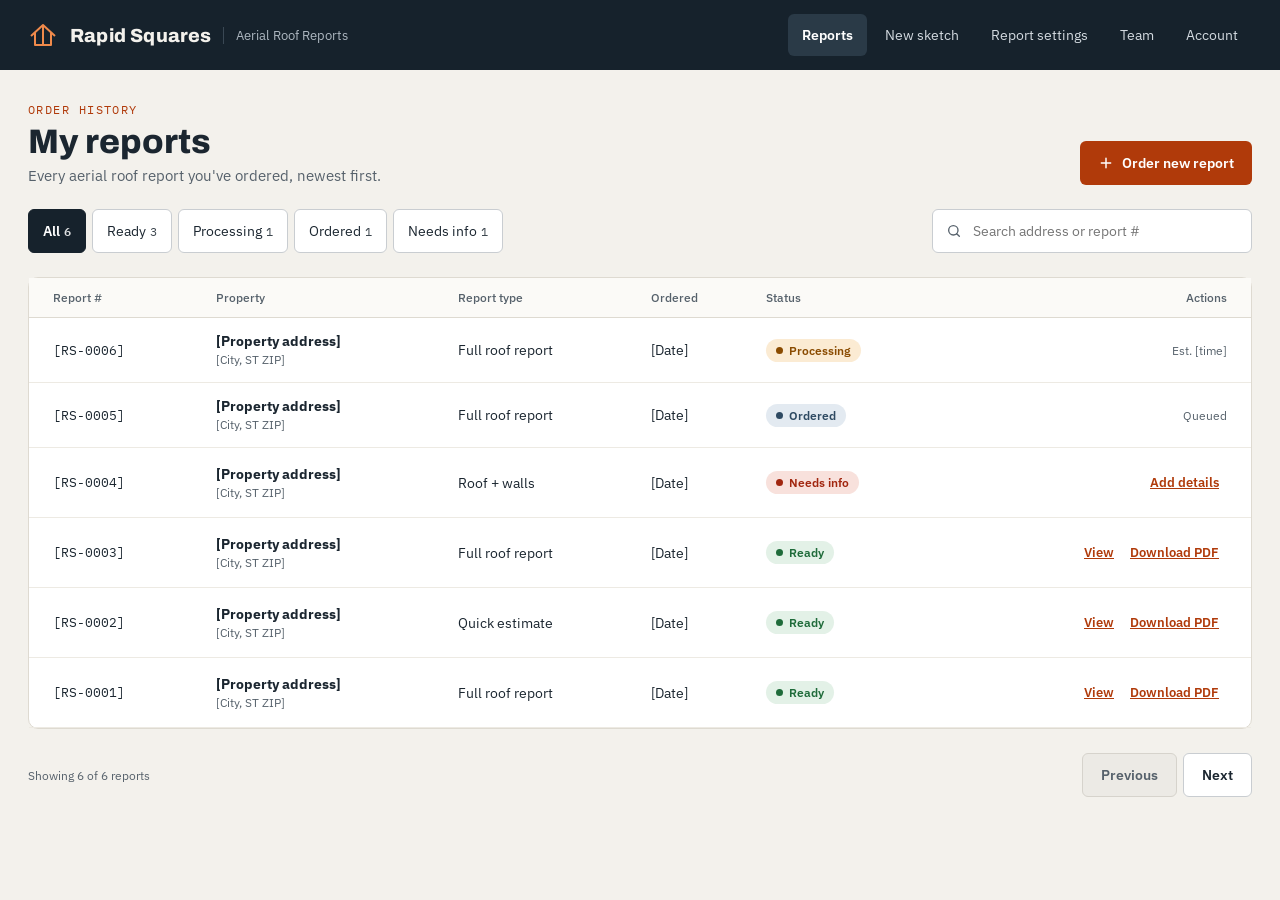
<file: rapid-squares/index.html>
<!doctype html>
<html lang="en">
<head>
<meta charset="utf-8">
<meta name="viewport" content="width=device-width, initial-scale=1">
<title>My Reports · Rapid Squares</title>
<link rel="preconnect" href="https://fonts.googleapis.com">
<link rel="preconnect" href="https://fonts.gstatic.com" crossorigin>
<link href="https://fonts.googleapis.com/css2?family=Archivo:wght@500;700;800&family=IBM+Plex+Sans:wght@400;500;600&family=IBM+Plex+Mono:wght@500&display=swap" rel="stylesheet">
<link rel="stylesheet" href="styles.css">
</head>
<body data-page="reports">

<header class="topbar">
  <div class="brand">
    <svg width="30" height="30" viewBox="0 0 30 30" fill="none" stroke="#F08A4B" stroke-width="2" stroke-linejoin="round" aria-hidden="true"><path d="M3 16 L15 5 L27 16"/><path d="M7 13 V25 H23 V13"/><path d="M15 5 V25"/></svg>
    <span class="brand-name">Rapid Squares</span>
    <span class="brand-sub">Aerial Roof Reports</span>
  </div>
  <nav class="topnav" aria-label="Primary">
    <a href="index.html" aria-current="page">Reports</a>
    <a href="#">New sketch</a>
    <a href="report-settings.html">Report settings</a>
    <a href="team.html">Team</a>
    <a href="account.html">Account</a>
  </nav>
</header>

<main class="page" style="max-width: 1280px; display: flex; flex-direction: column; gap: 24px;">
  <div class="page-head" style="margin-bottom: 0;">
    <div>
      <p class="eyebrow">Order history</p>
      <h1>My reports</h1>
      <p class="lede">Every aerial roof report you've ordered, newest first.</p>
    </div>
    <a href="#" class="btn btn-primary">
      <svg width="16" height="16" viewBox="0 0 24 24" fill="none" stroke="currentColor" stroke-width="2.2" stroke-linecap="round" aria-hidden="true"><path d="M12 5v14M5 12h14"/></svg>
      Order new report
    </a>
  </div>

  <div class="split">
    <div class="tabs" role="tablist" aria-label="Filter by status">
      <button type="button" class="tab" role="tab" data-filter="all" aria-selected="true">All<span class="count"></span></button>
      <button type="button" class="tab" role="tab" data-filter="ready" aria-selected="false">Ready<span class="count"></span></button>
      <button type="button" class="tab" role="tab" data-filter="processing" aria-selected="false">Processing<span class="count"></span></button>
      <button type="button" class="tab" role="tab" data-filter="ordered" aria-selected="false">Ordered<span class="count"></span></button>
      <button type="button" class="tab" role="tab" data-filter="needs" aria-selected="false">Needs info<span class="count"></span></button>
    </div>
    <div style="position: relative; flex: 0 1 320px; min-width: 220px;" class="fld">
      <label for="q" class="sr">Search reports</label>
      <svg width="16" height="16" viewBox="0 0 24 24" fill="none" stroke="#56616B" stroke-width="2" stroke-linecap="round" aria-hidden="true" style="position: absolute; left: 14px; top: 14px;"><circle cx="11" cy="11" r="7"/><path d="M20 20l-4-4"/></svg>
      <input id="q" type="search" placeholder="Search address or report #" style="padding-left: 40px; font-size: 14px;">
    </div>
  </div>

  <div class="card" style="padding: 0; gap: 0;">
    <div class="table-wrap">
      <table style="min-width: 860px;">
        <thead>
          <tr><th>Report #</th><th>Property</th><th>Report type</th><th>Ordered</th><th>Status</th><th>Actions</th></tr>
        </thead>
        <tbody id="report-rows">
          <tr data-status="processing">
            <td class="mono" style="font-size: 13px;">[RS-0006]</td>
            <td><b>[Property address]</b><br><span class="hint">[City, ST ZIP]</span></td>
            <td>Full roof report</td><td>[Date]</td>
            <td><span class="pill processing">Processing</span></td>
            <td><span class="hint">Est. [time]</span></td>
          </tr>
          <tr data-status="ordered">
            <td class="mono" style="font-size: 13px;">[RS-0005]</td>
            <td><b>[Property address]</b><br><span class="hint">[City, ST ZIP]</span></td>
            <td>Full roof report</td><td>[Date]</td>
            <td><span class="pill ordered">Ordered</span></td>
            <td><span class="hint">Queued</span></td>
          </tr>
          <tr data-status="needs">
            <td class="mono" style="font-size: 13px;">[RS-0004]</td>
            <td><b>[Property address]</b><br><span class="hint">[City, ST ZIP]</span></td>
            <td>Roof + walls</td><td>[Date]</td>
            <td><span class="pill needs">Needs info</span></td>
            <td><a href="#" class="linkbtn">Add details</a></td>
          </tr>
          <tr data-status="ready">
            <td class="mono" style="font-size: 13px;">[RS-0003]</td>
            <td><b>[Property address]</b><br><span class="hint">[City, ST ZIP]</span></td>
            <td>Full roof report</td><td>[Date]</td>
            <td><span class="pill ready">Ready</span></td>
            <td><a href="report-settings.html" class="linkbtn">View</a><a href="#" class="linkbtn">Download PDF</a></td>
          </tr>
          <tr data-status="ready">
            <td class="mono" style="font-size: 13px;">[RS-0002]</td>
            <td><b>[Property address]</b><br><span class="hint">[City, ST ZIP]</span></td>
            <td>Quick estimate</td><td>[Date]</td>
            <td><span class="pill ready">Ready</span></td>
            <td><a href="report-settings.html" class="linkbtn">View</a><a href="#" class="linkbtn">Download PDF</a></td>
          </tr>
          <tr data-status="ready">
            <td class="mono" style="font-size: 13px;">[RS-0001]</td>
            <td><b>[Property address]</b><br><span class="hint">[City, ST ZIP]</span></td>
            <td>Full roof report</td><td>[Date]</td>
            <td><span class="pill ready">Ready</span></td>
            <td><a href="report-settings.html" class="linkbtn">View</a><a href="#" class="linkbtn">Download PDF</a></td>
          </tr>
        </tbody>
      </table>
    </div>
    <p id="no-results" class="hidden" style="margin: 0; padding: 40px 20px; text-align: center; color: #56616B;">No reports match.</p>
  </div>

  <div class="split">
    <span class="hint" id="showing"></span>
    <div class="actions" style="gap: 6px;">
      <button type="button" class="btn" disabled>Previous</button>
      <button type="button" class="btn">Next</button>
    </div>
  </div>
</main>

<script src="app.js"></script>
</body>
</html>
</file>
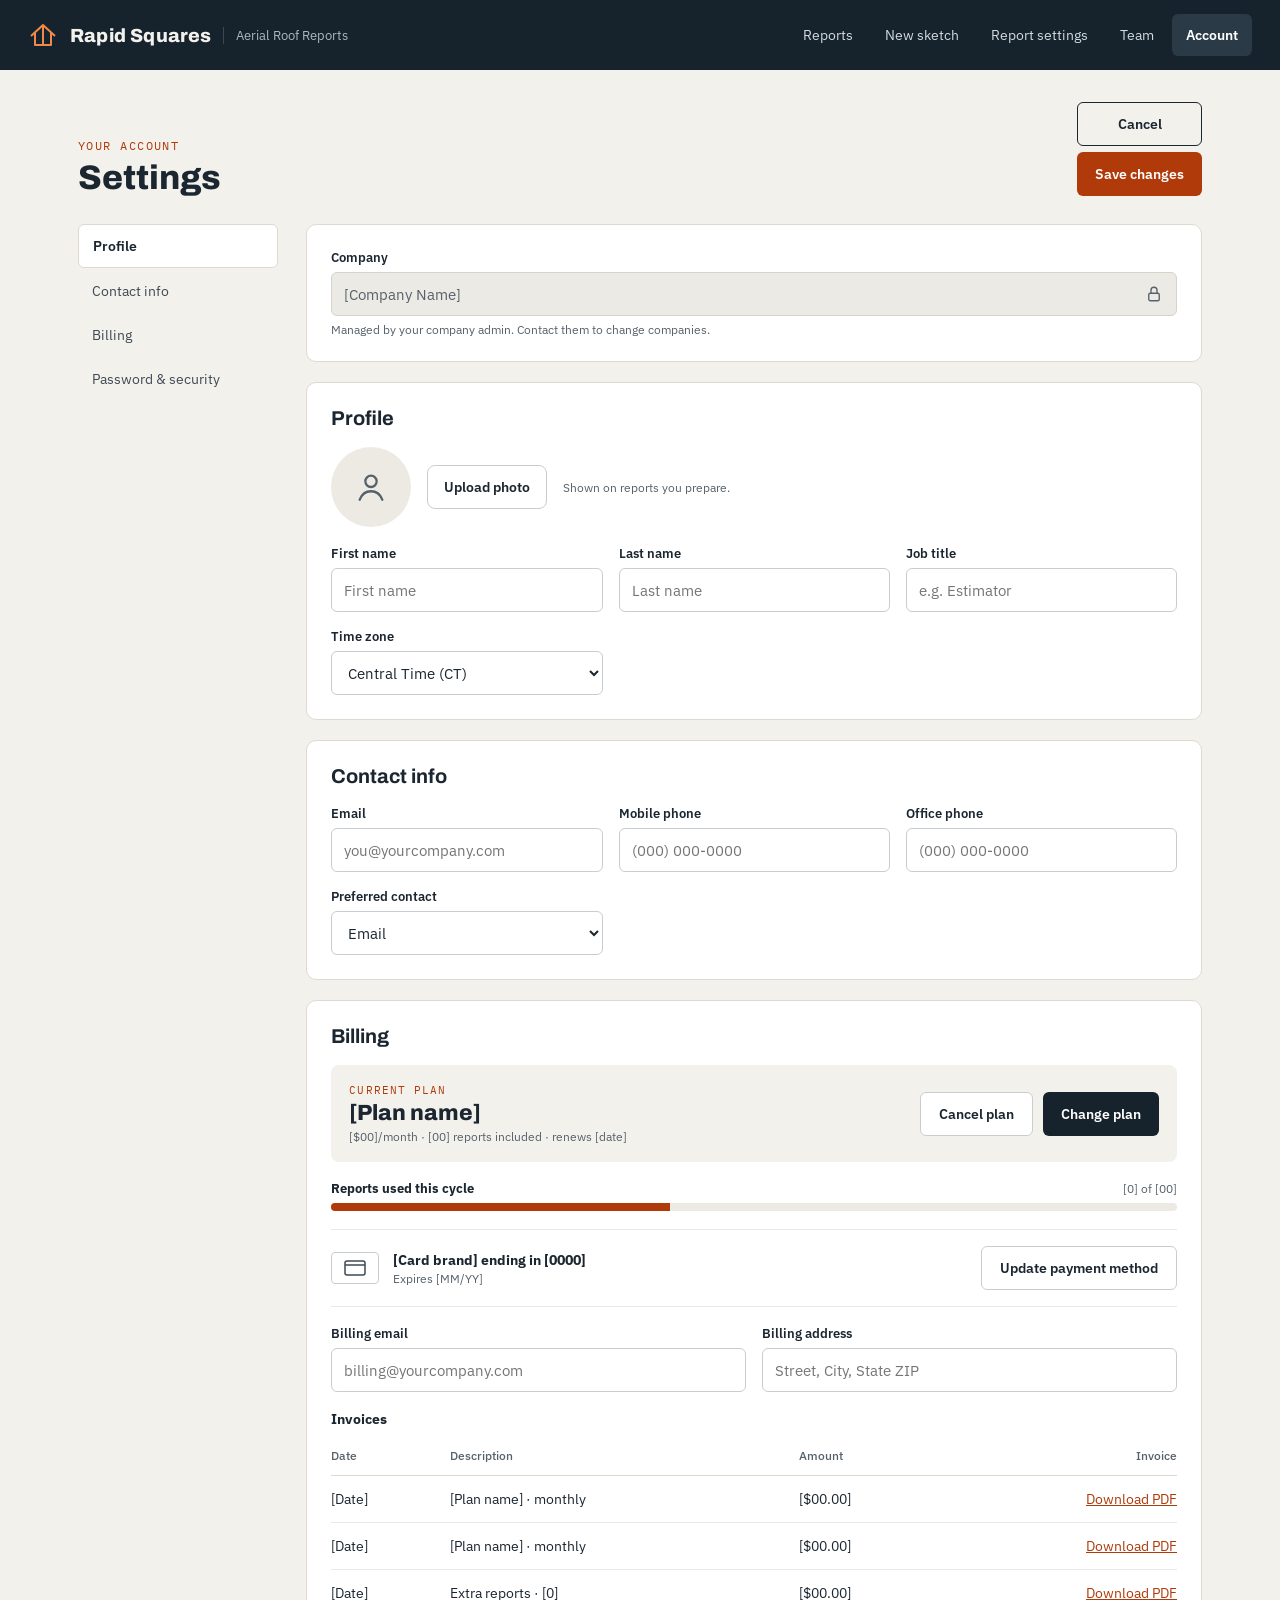
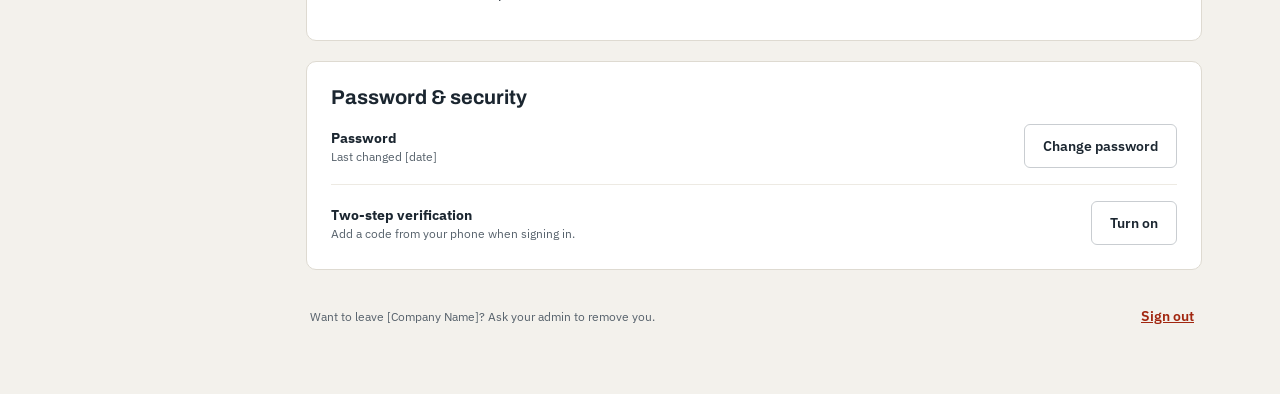
<file: rapid-squares/account.html>
<!doctype html>
<html lang="en">
<head>
<meta charset="utf-8">
<meta name="viewport" content="width=device-width, initial-scale=1">
<title>Account Settings · Rapid Squares</title>
<link rel="preconnect" href="https://fonts.googleapis.com">
<link rel="preconnect" href="https://fonts.gstatic.com" crossorigin>
<link href="https://fonts.googleapis.com/css2?family=Archivo:wght@500;700;800&family=IBM+Plex+Sans:wght@400;500;600&family=IBM+Plex+Mono:wght@500&display=swap" rel="stylesheet">
<link rel="stylesheet" href="styles.css">
</head>
<body data-page="account">

<header class="topbar">
  <div class="brand">
    <svg width="30" height="30" viewBox="0 0 30 30" fill="none" stroke="#F08A4B" stroke-width="2" stroke-linejoin="round" aria-hidden="true"><path d="M3 16 L15 5 L27 16"/><path d="M7 13 V25 H23 V13"/><path d="M15 5 V25"/></svg>
    <span class="brand-name">Rapid Squares</span>
    <span class="brand-sub">Aerial Roof Reports</span>
  </div>
  <nav class="topnav" aria-label="Primary">
    <a href="index.html">Reports</a>
    <a href="#">New sketch</a>
    <a href="report-settings.html">Report settings</a>
    <a href="team.html">Team</a>
    <a href="account.html" aria-current="page">Account</a>
  </nav>
</header>

<main class="page" style="max-width: 1180px;">
  <div class="page-head">
    <div>
      <p class="eyebrow">Your account</p>
      <h1>Settings</h1>
    </div>
    <div class="actions">
      <button type="button" class="btn btn-outline">Cancel</button>
      <button type="button" class="btn btn-primary">Save changes</button>
    </div>
  </div>

  <div class="row">
    <nav class="sidenav" aria-label="Settings sections">
      <a href="#profile" class="current">Profile</a>
      <a href="#contact">Contact info</a>
      <a href="#billing">Billing</a>
      <a href="#security">Password &amp; security</a>
    </nav>

    <div class="col-main">
      <section class="card" aria-label="Company" style="gap: 8px;">
        <div class="fld">
          <label for="org">Company</label>
          <div class="locked">
            <input id="org" type="text" value="[Company Name]" disabled aria-describedby="org-hint">
            <svg width="18" height="18" viewBox="0 0 24 24" fill="none" stroke="#56616B" stroke-width="1.8" stroke-linecap="round" stroke-linejoin="round" aria-hidden="true"><rect x="5" y="11" width="14" height="10" rx="2"/><path d="M8 11V7a4 4 0 0 1 8 0v4"/></svg>
          </div>
          <span id="org-hint" class="hint">Managed by your company admin. Contact them to change companies.</span>
        </div>
      </section>

      <section id="profile" class="card" aria-labelledby="sec-pr">
        <h2 id="sec-pr">Profile</h2>
        <div style="display: flex; flex-wrap: wrap; align-items: center; gap: 16px;">
          <div style="width: 80px; height: 80px; border-radius: 50%; overflow: hidden; background: var(--line-2); display: flex; align-items: center; justify-content: center; flex: 0 0 80px;">
            <img id="avatar-img" class="hidden" alt="Profile photo" style="width: 100%; height: 100%; object-fit: cover;">
            <svg id="avatar-empty" width="34" height="34" viewBox="0 0 24 24" fill="none" stroke="#56616B" stroke-width="1.6" stroke-linecap="round" aria-hidden="true"><circle cx="12" cy="8" r="4"/><path d="M4 21c1.5-4 4.5-6 8-6s6.5 2 8 6"/></svg>
          </div>
          <label class="btn drop" style="border-style: solid; border-width: 1px; padding: 0 16px; flex-direction: row;">Upload photo<input id="avatar-input" class="sr" type="file" accept="image/*"></label>
          <span class="hint">Shown on reports you prepare.</span>
        </div>
        <div class="grid-fields" style="grid-template-columns: repeat(auto-fit, minmax(220px, 1fr));">
          <div class="fld"><label for="fn">First name</label><input id="fn" type="text" placeholder="First name"></div>
          <div class="fld"><label for="ln">Last name</label><input id="ln" type="text" placeholder="Last name"></div>
          <div class="fld"><label for="ti">Job title</label><input id="ti" type="text" placeholder="e.g. Estimator"></div>
          <div class="fld"><label for="tz">Time zone</label>
            <select id="tz"><option>Central Time (CT)</option><option>Eastern Time (ET)</option><option>Mountain Time (MT)</option><option>Pacific Time (PT)</option></select></div>
        </div>
      </section>

      <section id="contact" class="card" aria-labelledby="sec-ct">
        <h2 id="sec-ct">Contact info</h2>
        <div class="grid-fields" style="grid-template-columns: repeat(auto-fit, minmax(220px, 1fr));">
          <div class="fld"><label for="em">Email</label><input id="em" type="email" placeholder="you@yourcompany.com"></div>
          <div class="fld"><label for="ph">Mobile phone</label><input id="ph" type="tel" placeholder="(000) 000-0000"></div>
          <div class="fld"><label for="op">Office phone</label><input id="op" type="tel" placeholder="(000) 000-0000"></div>
          <div class="fld"><label for="ct">Preferred contact</label>
            <select id="ct"><option>Email</option><option>Text message</option><option>Phone call</option></select></div>
        </div>
      </section>

      <section id="billing" class="card" aria-labelledby="sec-bl">
        <h2 id="sec-bl">Billing</h2>
        <div class="split" style="gap: 16px; padding: 18px; border-radius: 8px; background: var(--ground);">
          <div style="display: flex; flex-direction: column; gap: 4px;">
            <span class="mono" style="font-size: 11px; letter-spacing: 0.1em; color: var(--accent);">CURRENT PLAN</span>
            <span class="display" style="font-size: 22px; font-weight: 800;">[Plan name]</span>
            <span class="hint">[$00]/month · [00] reports included · renews [date]</span>
          </div>
          <div class="actions">
            <button type="button" class="btn">Cancel plan</button>
            <button type="button" class="btn btn-dark">Change plan</button>
          </div>
        </div>
        <div style="display: flex; flex-direction: column; gap: 6px;">
          <div class="split" style="font-size: 13px;"><b>Reports used this cycle</b><span class="hint">[0] of [00]</span></div>
          <div role="progressbar" aria-label="Reports used this cycle" aria-valuemin="0" aria-valuemax="100" aria-valuenow="40" style="height: 8px; border-radius: 4px; background: var(--line-2); overflow: hidden;"><div style="width: 40%; height: 100%; background: var(--accent);"></div></div>
        </div>
        <div class="split" style="padding: 16px 0; border-top: 1px solid var(--line-2); border-bottom: 1px solid var(--line-2);">
          <div style="display: flex; align-items: center; gap: 14px;">
            <div style="width: 48px; height: 32px; border-radius: 4px; border: 1px solid var(--field); display: flex; align-items: center; justify-content: center;">
              <svg width="22" height="16" viewBox="0 0 22 16" fill="none" stroke="#3E4A54" stroke-width="1.5" aria-hidden="true"><rect x="1" y="1" width="20" height="14" rx="2"/><path d="M1 5h20"/></svg>
            </div>
            <div style="display: flex; flex-direction: column; gap: 2px;"><b style="font-size: 14px;">[Card brand] ending in [0000]</b><span class="hint">Expires [MM/YY]</span></div>
          </div>
          <button type="button" class="btn">Update payment method</button>
        </div>
        <div class="grid-fields" style="grid-template-columns: repeat(auto-fit, minmax(220px, 1fr));">
          <div class="fld"><label for="bem">Billing email</label><input id="bem" type="email" placeholder="billing@yourcompany.com"></div>
          <div class="fld"><label for="bad">Billing address</label><input id="bad" type="text" placeholder="Street, City, State ZIP"></div>
        </div>
        <div style="display: flex; flex-direction: column; gap: 8px;">
          <b style="font-size: 14px;">Invoices</b>
          <div class="table-wrap">
            <table style="min-width: 440px;" class="plain">
              <thead><tr><th style="padding-left: 0; background: none;">Date</th><th style="background: none;">Description</th><th style="background: none;">Amount</th><th style="padding-right: 0; background: none;">Invoice</th></tr></thead>
              <tbody>
                <tr><td style="padding-left: 0;">[Date]</td><td>[Plan name] · monthly</td><td>[$00.00]</td><td style="padding-right: 0;"><a href="#">Download PDF</a></td></tr>
                <tr><td style="padding-left: 0;">[Date]</td><td>[Plan name] · monthly</td><td>[$00.00]</td><td style="padding-right: 0;"><a href="#">Download PDF</a></td></tr>
                <tr><td style="padding-left: 0; border: 0;">[Date]</td><td style="border: 0;">Extra reports · [0]</td><td style="border: 0;">[$00.00]</td><td style="padding-right: 0; border: 0;"><a href="#">Download PDF</a></td></tr>
              </tbody>
            </table>
          </div>
        </div>
      </section>

      <section id="security" class="card" aria-labelledby="sec-sc" style="gap: 16px;">
        <h2 id="sec-sc">Password &amp; security</h2>
        <div class="split" style="padding-bottom: 16px; border-bottom: 1px solid var(--line-2);">
          <div style="display: flex; flex-direction: column; gap: 2px;"><b style="font-size: 14px;">Password</b><span class="hint">Last changed [date]</span></div>
          <button type="button" class="btn">Change password</button>
        </div>
        <div class="split">
          <div style="display: flex; flex-direction: column; gap: 2px;"><b style="font-size: 14px;">Two-step verification</b><span class="hint">Add a code from your phone when signing in.</span></div>
          <button type="button" class="btn">Turn on</button>
        </div>
      </section>

      <div class="split" style="padding: 4px 4px 0;">
        <span class="hint">Want to leave [Company Name]? Ask your admin to remove you.</span>
        <button type="button" class="btn" style="border: 0; background: transparent; color: var(--danger); text-decoration: underline; padding: 0 4px;">Sign out</button>
      </div>
    </div>
  </div>
</main>

<script src="app.js"></script>
</body>
</html>
</file>
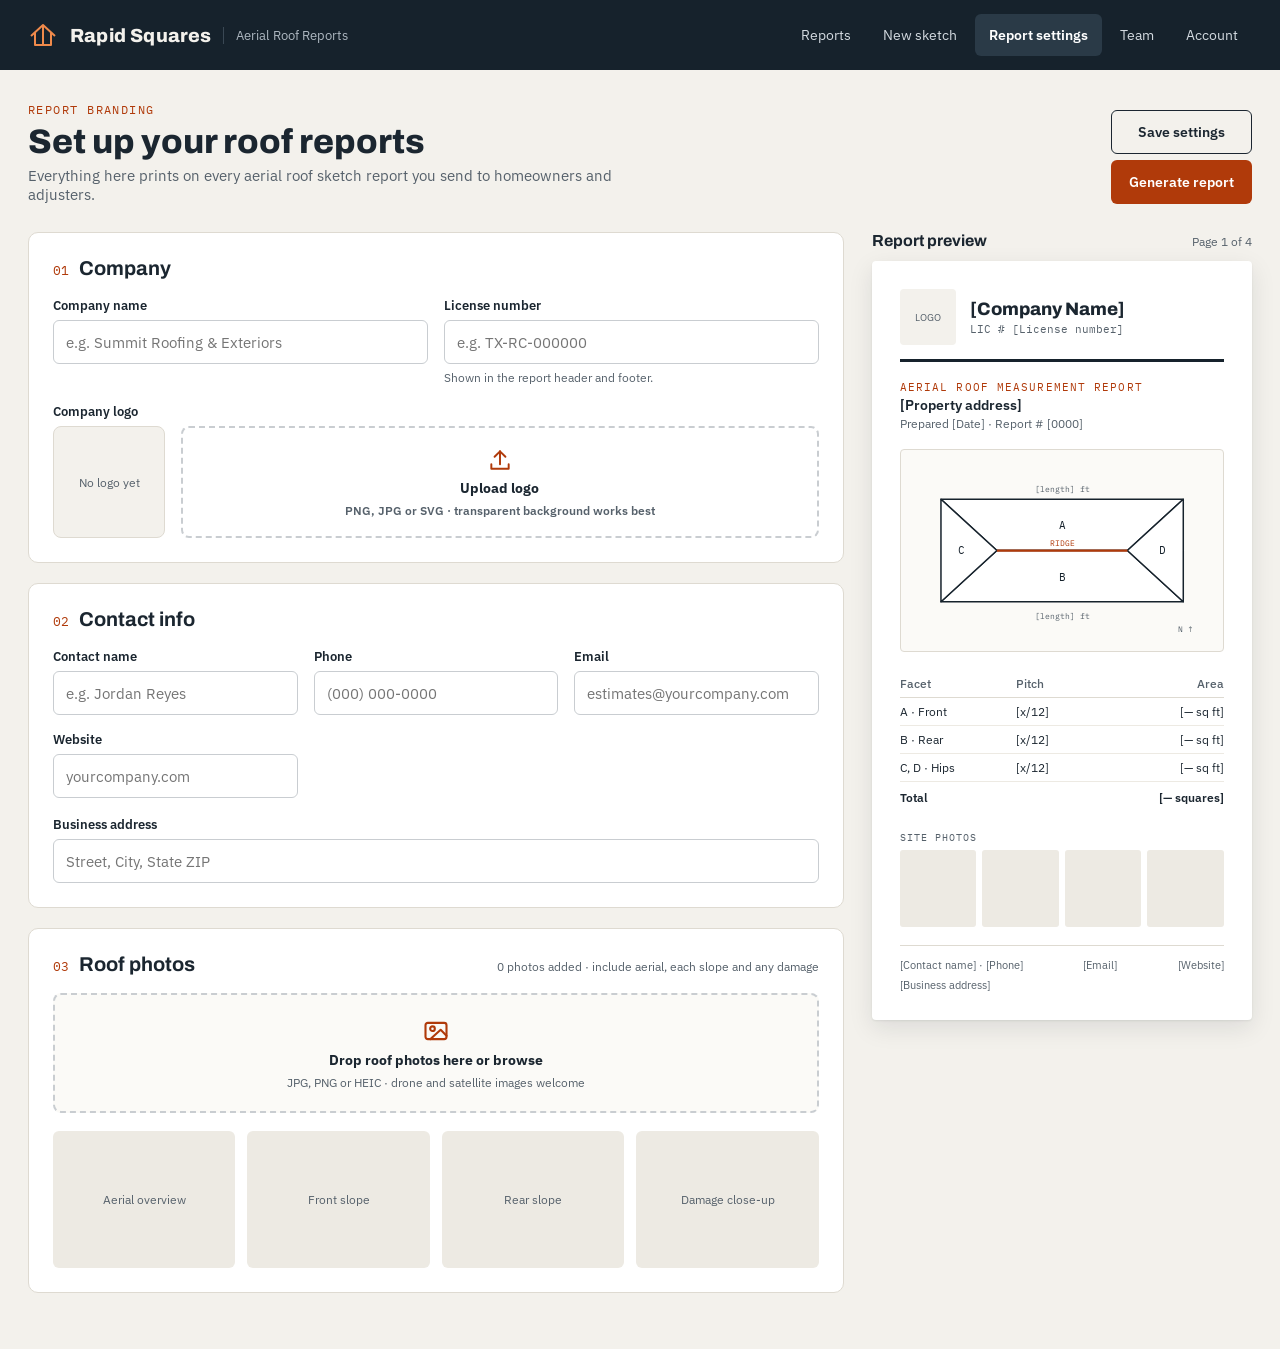
<file: rapid-squares/report-settings.html>
<!doctype html>
<html lang="en">
<head>
<meta charset="utf-8">
<meta name="viewport" content="width=device-width, initial-scale=1">
<title>Report Settings · Rapid Squares</title>
<link rel="preconnect" href="https://fonts.googleapis.com">
<link rel="preconnect" href="https://fonts.gstatic.com" crossorigin>
<link href="https://fonts.googleapis.com/css2?family=Archivo:wght@500;700;800&family=IBM+Plex+Sans:wght@400;500;600&family=IBM+Plex+Mono:wght@500&display=swap" rel="stylesheet">
<link rel="stylesheet" href="styles.css">
</head>
<body data-page="report-settings">

<header class="topbar">
  <div class="brand">
    <svg width="30" height="30" viewBox="0 0 30 30" fill="none" stroke="#F08A4B" stroke-width="2" stroke-linejoin="round" aria-hidden="true"><path d="M3 16 L15 5 L27 16"/><path d="M7 13 V25 H23 V13"/><path d="M15 5 V25"/></svg>
    <span class="brand-name">Rapid Squares</span>
    <span class="brand-sub">Aerial Roof Reports</span>
  </div>
  <nav class="topnav" aria-label="Primary">
    <a href="index.html">Reports</a>
    <a href="#">New sketch</a>
    <a href="report-settings.html" aria-current="page">Report settings</a>
    <a href="team.html">Team</a>
    <a href="account.html">Account</a>
  </nav>
</header>

<main class="page" style="max-width: 1360px;">
  <div class="page-head">
    <div>
      <p class="eyebrow">Report branding</p>
      <h1>Set up your roof reports</h1>
      <p class="lede">Everything here prints on every aerial roof sketch report you send to homeowners and adjusters.</p>
    </div>
    <div class="actions">
      <button type="button" class="btn btn-outline">Save settings</button>
      <button type="button" class="btn btn-primary">Generate report</button>
    </div>
  </div>

  <div class="row">
    <div class="col-main">

      <section class="card" aria-labelledby="sec-co">
        <div class="card-title"><span class="num">01</span><h2 id="sec-co">Company</h2></div>
        <div class="grid-fields">
          <div class="fld"><label for="co-name">Company name</label><input id="co-name" type="text" placeholder="e.g. Summit Roofing &amp; Exteriors" data-field="name"></div>
          <div class="fld"><label for="co-lic">License number</label><input id="co-lic" type="text" placeholder="e.g. TX-RC-000000" data-field="license"><span class="hint">Shown in the report header and footer.</span></div>
        </div>
        <div class="fld">
          <span class="label">Company logo</span>
          <div style="display: flex; flex-wrap: wrap; gap: 16px; align-items: center;">
            <div style="width: 112px; height: 112px; border-radius: 8px; background: var(--ground); border: 1px solid var(--line); display: flex; align-items: center; justify-content: center; overflow: hidden;">
              <img class="logo-img hidden" alt="Company logo preview" style="max-height: 100%; object-fit: contain;">
              <span class="logo-empty hint" style="text-align: center; padding: 8px;">No logo yet</span>
            </div>
            <label class="drop" style="flex: 1 1 260px; min-height: 112px; padding: 16px;">
              <svg width="26" height="26" viewBox="0 0 24 24" fill="none" stroke="#B03A0A" stroke-width="1.8" stroke-linecap="round" stroke-linejoin="round" aria-hidden="true"><path d="M12 16V4"/><path d="M7 9l5-5 5 5"/><path d="M4 16v4h16v-4"/></svg>
              <strong>Upload logo</strong>
              <span class="hint">PNG, JPG or SVG · transparent background works best</span>
              <input id="logo-input" class="sr" type="file" accept="image/*">
            </label>
          </div>
        </div>
      </section>

      <section class="card" aria-labelledby="sec-ct">
        <div class="card-title"><span class="num">02</span><h2 id="sec-ct">Contact info</h2></div>
        <div class="grid-fields">
          <div class="fld"><label for="ct-person">Contact name</label><input id="ct-person" type="text" placeholder="e.g. Jordan Reyes" data-field="person"></div>
          <div class="fld"><label for="ct-phone">Phone</label><input id="ct-phone" type="tel" placeholder="(000) 000-0000" data-field="phone"></div>
          <div class="fld"><label for="ct-email">Email</label><input id="ct-email" type="email" placeholder="estimates@yourcompany.com" data-field="email"></div>
          <div class="fld"><label for="ct-web">Website</label><input id="ct-web" type="url" placeholder="yourcompany.com" data-field="web"></div>
        </div>
        <div class="fld"><label for="ct-addr">Business address</label><input id="ct-addr" type="text" placeholder="Street, City, State ZIP" data-field="addr"></div>
      </section>

      <section class="card" aria-labelledby="sec-ph">
        <div class="split" style="align-items: baseline;">
          <div class="card-title"><span class="num">03</span><h2 id="sec-ph">Roof photos</h2></div>
          <span class="hint"><span id="photo-count">0 photos</span> added · include aerial, each slope and any damage</span>
        </div>
        <label class="drop" style="min-height: 120px; background: var(--paper-2);">
          <svg width="28" height="28" viewBox="0 0 24 24" fill="none" stroke="#B03A0A" stroke-width="1.8" stroke-linecap="round" stroke-linejoin="round" aria-hidden="true"><rect x="3" y="5" width="18" height="14" rx="2"/><circle cx="9" cy="10" r="2"/><path d="M21 16l-5-5-9 8"/></svg>
          <strong>Drop roof photos here or browse</strong>
          <span class="hint">JPG, PNG or HEIC · drone and satellite images welcome</span>
          <input id="photo-input" class="sr" type="file" accept="image/*" multiple>
        </label>
        <div class="thumbs" id="photo-grid"></div>
      </section>
    </div>

    <aside class="col-side" style="flex-basis: 380px; gap: 12px;" aria-labelledby="pv-h">
      <div class="split" style="align-items: baseline;">
        <h2 id="pv-h" class="display" style="margin: 0; font-size: 16px; font-weight: 700;">Report preview</h2>
        <span class="hint">Page 1 of 4</span>
      </div>
      <div style="background: #FFFFFF; border-radius: 4px; box-shadow: 0 1px 2px rgba(22,34,44,0.08), 0 8px 24px rgba(22,34,44,0.10); padding: 28px; display: flex; flex-direction: column; gap: 18px;">
        <div style="display: flex; align-items: center; gap: 14px; padding-bottom: 14px; border-bottom: 3px solid var(--navy);">
          <div style="width: 56px; height: 56px; flex: 0 0 56px; display: flex; align-items: center; justify-content: center; background: var(--ground); border-radius: 4px; overflow: hidden;">
            <img class="logo-img hidden" alt="" style="max-height: 100%; object-fit: contain;">
            <span class="logo-empty" style="font-size: 10px; color: var(--muted);">LOGO</span>
          </div>
          <div style="display: flex; flex-direction: column; gap: 2px; min-width: 0;">
            <span class="display" style="font-weight: 800; font-size: 18px; line-height: 1.15;" data-out="name" data-default="[Company Name]">[Company Name]</span>
            <span class="mono" style="font-size: 11px; color: var(--muted);">LIC # <span data-out="license" data-default="[License number]">[License number]</span></span>
          </div>
        </div>
        <div style="display: flex; flex-direction: column; gap: 2px;">
          <span class="mono" style="font-size: 11px; letter-spacing: 0.1em; color: var(--accent);">AERIAL ROOF MEASUREMENT REPORT</span>
          <span style="font-size: 14px; font-weight: 600;">[Property address]</span>
          <span class="hint">Prepared [Date] · Report # [0000]</span>
        </div>
        <figure style="margin: 0; background: var(--paper-2); border: 1px solid var(--line); border-radius: 4px; padding: 12px;">
          <svg viewBox="0 0 320 190" width="100%" role="img" aria-label="Roof sketch with facets A through D" style="display: block;">
            <g fill="#FFFFFF" stroke="#16222C" stroke-width="1.6" stroke-linejoin="round">
              <polygon points="30,40 290,40 230,95 90,95"/>
              <polygon points="30,150 290,150 230,95 90,95"/>
              <polygon points="30,40 90,95 30,150"/>
              <polygon points="290,40 230,95 290,150"/>
            </g>
            <line x1="90" y1="95" x2="230" y2="95" stroke="#B03A0A" stroke-width="2.4"/>
            <g font-family="IBM Plex Mono, monospace" font-size="12" fill="#16222C" text-anchor="middle">
              <text x="160" y="72">A</text><text x="160" y="128">B</text><text x="52" y="99">C</text><text x="268" y="99">D</text>
            </g>
            <g font-family="IBM Plex Mono, monospace" font-size="9" fill="#56616B" text-anchor="middle">
              <text x="160" y="32">[length] ft</text><text x="160" y="168">[length] ft</text>
              <text x="160" y="90" fill="#B03A0A">RIDGE</text>
            </g>
            <text x="300" y="182" font-family="IBM Plex Mono, monospace" font-size="9" fill="#56616B" text-anchor="end">N ↑</text>
          </svg>
        </figure>
        <table style="font-size: 12px;" class="preview-table">
          <thead><tr><th style="padding: 6px 0; background: none;">Facet</th><th style="padding: 6px 0; background: none;">Pitch</th><th style="padding: 6px 0; background: none; text-align: right;">Area</th></tr></thead>
          <tbody>
            <tr><td style="padding: 6px 0;">A · Front</td><td style="padding: 6px 0;">[x/12]</td><td style="padding: 6px 0; text-align: right;">[— sq ft]</td></tr>
            <tr><td style="padding: 6px 0;">B · Rear</td><td style="padding: 6px 0;">[x/12]</td><td style="padding: 6px 0; text-align: right;">[— sq ft]</td></tr>
            <tr><td style="padding: 6px 0;">C, D · Hips</td><td style="padding: 6px 0;">[x/12]</td><td style="padding: 6px 0; text-align: right;">[— sq ft]</td></tr>
            <tr style="font-weight: 600;"><td style="padding: 8px 0; border: 0;">Total</td><td style="border: 0;"></td><td style="padding: 8px 0; border: 0; text-align: right;">[— squares]</td></tr>
          </tbody>
        </table>
        <div style="display: flex; flex-direction: column; gap: 6px;">
          <span class="mono" style="font-size: 10px; letter-spacing: 0.1em; color: var(--muted);">SITE PHOTOS</span>
          <div id="preview-photos" style="display: grid; grid-template-columns: repeat(4, minmax(0, 1fr)); gap: 6px;"></div>
        </div>
        <div style="border-top: 1px solid var(--line); padding-top: 12px; display: flex; flex-wrap: wrap; justify-content: space-between; gap: 6px 16px; font-size: 11px; color: var(--muted);">
          <span><span data-out="person" data-default="[Contact name]">[Contact name]</span> · <span data-out="phone" data-default="[Phone]">[Phone]</span></span>
          <span data-out="email" data-default="[Email]">[Email]</span>
          <span data-out="web" data-default="[Website]">[Website]</span>
          <span style="flex-basis: 100%;" data-out="addr" data-default="[Business address]">[Business address]</span>
        </div>
      </div>
    </aside>
  </div>
</main>

<script src="app.js"></script>
</body>
</html>
</file>
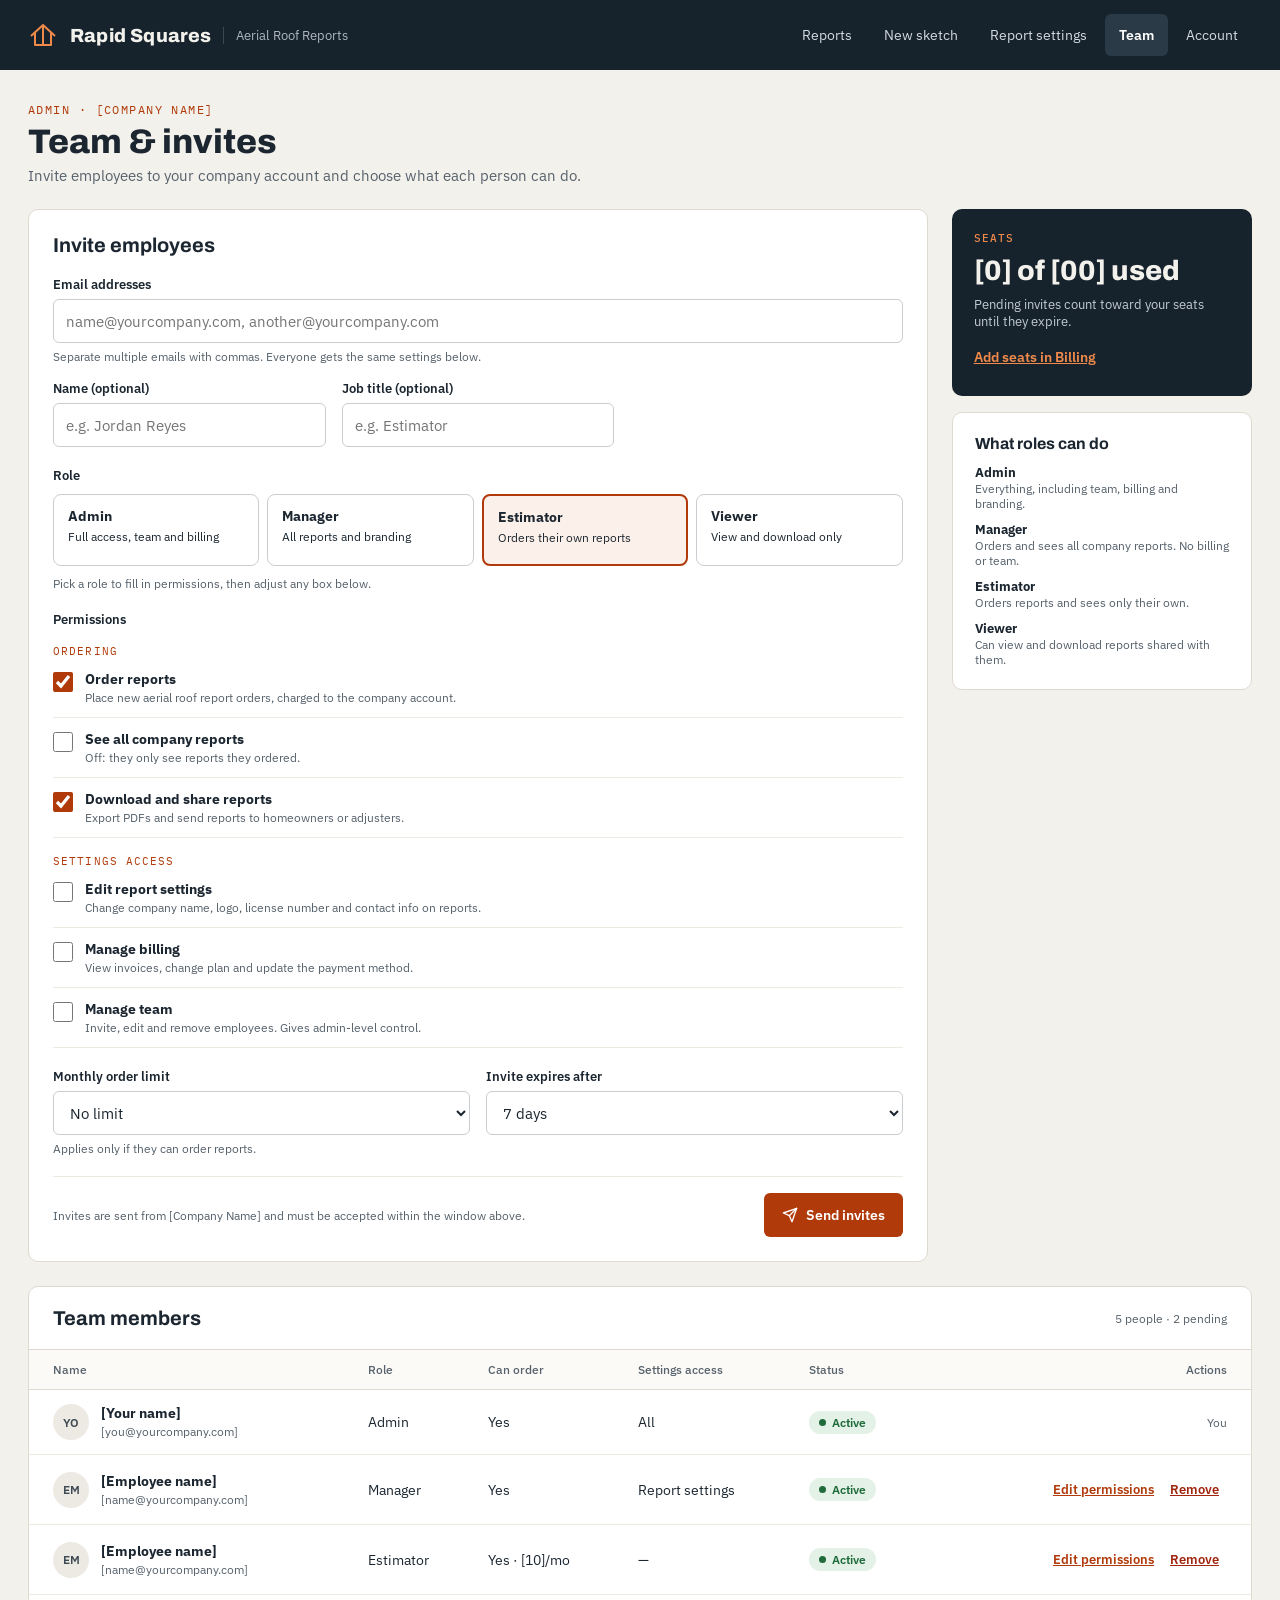
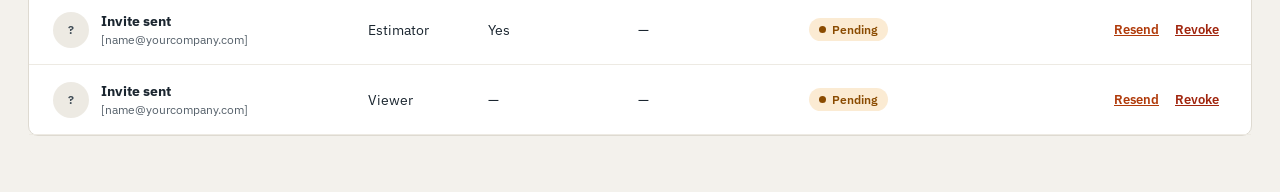
<file: rapid-squares/team.html>
<!doctype html>
<html lang="en">
<head>
<meta charset="utf-8">
<meta name="viewport" content="width=device-width, initial-scale=1">
<title>Team &amp; Invites · Rapid Squares</title>
<link rel="preconnect" href="https://fonts.googleapis.com">
<link rel="preconnect" href="https://fonts.gstatic.com" crossorigin>
<link href="https://fonts.googleapis.com/css2?family=Archivo:wght@500;700;800&family=IBM+Plex+Sans:wght@400;500;600&family=IBM+Plex+Mono:wght@500&display=swap" rel="stylesheet">
<link rel="stylesheet" href="styles.css">
</head>
<body data-page="team">

<header class="topbar">
  <div class="brand">
    <svg width="30" height="30" viewBox="0 0 30 30" fill="none" stroke="#F08A4B" stroke-width="2" stroke-linejoin="round" aria-hidden="true"><path d="M3 16 L15 5 L27 16"/><path d="M7 13 V25 H23 V13"/><path d="M15 5 V25"/></svg>
    <span class="brand-name">Rapid Squares</span>
    <span class="brand-sub">Aerial Roof Reports</span>
  </div>
  <nav class="topnav" aria-label="Primary">
    <a href="index.html">Reports</a>
    <a href="#">New sketch</a>
    <a href="report-settings.html">Report settings</a>
    <a href="team.html" aria-current="page">Team</a>
    <a href="account.html">Account</a>
  </nav>
</header>

<main class="page" style="max-width: 1280px; display: flex; flex-direction: column; gap: 24px;">
  <div class="page-head" style="margin-bottom: 0;">
    <div>
      <p class="eyebrow">Admin · [Company Name]</p>
      <h1>Team &amp; invites</h1>
      <p class="lede">Invite employees to your company account and choose what each person can do.</p>
    </div>
  </div>

  <div class="row" style="gap: 24px;">
    <section class="card col-main" aria-labelledby="inv-h" style="gap: 20px;">
      <h2 id="inv-h">Invite employees</h2>
      <div class="grid-fields">
        <div class="fld" style="grid-column: 1 / -1;"><label for="inv-em">Email addresses</label><input id="inv-em" type="text" placeholder="name@yourcompany.com, another@yourcompany.com"><span class="hint">Separate multiple emails with commas. Everyone gets the same settings below.</span></div>
        <div class="fld"><label for="inv-fn">Name (optional)</label><input id="inv-fn" type="text" placeholder="e.g. Jordan Reyes"></div>
        <div class="fld"><label for="inv-ti">Job title (optional)</label><input id="inv-ti" type="text" placeholder="e.g. Estimator"></div>
      </div>

      <fieldset style="border: 0; margin: 0; padding: 0; display: flex; flex-direction: column; gap: 10px;">
        <legend style="font-size: 13px; font-weight: 600; padding: 0; margin-bottom: 10px;">Role</legend>
        <div class="roles">
          <button type="button" class="role" data-role="admin" aria-pressed="false"><b>Admin</b><small>Full access, team and billing</small></button>
          <button type="button" class="role" data-role="manager" aria-pressed="false"><b>Manager</b><small>All reports and branding</small></button>
          <button type="button" class="role" data-role="estimator" aria-pressed="true"><b>Estimator</b><small>Orders their own reports</small></button>
          <button type="button" class="role" data-role="viewer" aria-pressed="false"><b>Viewer</b><small>View and download only</small></button>
        </div>
        <span class="hint" id="role-note">Pick a role to fill in permissions, then adjust any box below.</span>
      </fieldset>

      <fieldset style="border: 0; margin: 0; padding: 0; display: flex; flex-direction: column;">
        <legend style="font-size: 13px; font-weight: 600; padding: 0; margin-bottom: 4px;">Permissions</legend>
        <span class="mono" style="font-size: 11px; letter-spacing: 0.1em; color: var(--accent); margin-top: 12px;">ORDERING</span>
        <label class="perm"><input type="checkbox" data-perm="order" checked><span><b>Order reports</b><span class="hint">Place new aerial roof report orders, charged to the company account.</span></span></label>
        <label class="perm"><input type="checkbox" data-perm="viewAll"><span><b>See all company reports</b><span class="hint">Off: they only see reports they ordered.</span></span></label>
        <label class="perm"><input type="checkbox" data-perm="download" checked><span><b>Download and share reports</b><span class="hint">Export PDFs and send reports to homeowners or adjusters.</span></span></label>
        <span class="mono" style="font-size: 11px; letter-spacing: 0.1em; color: var(--accent); margin-top: 16px;">SETTINGS ACCESS</span>
        <label class="perm"><input type="checkbox" data-perm="branding"><span><b>Edit report settings</b><span class="hint">Change company name, logo, license number and contact info on reports.</span></span></label>
        <label class="perm"><input type="checkbox" data-perm="billing"><span><b>Manage billing</b><span class="hint">View invoices, change plan and update the payment method.</span></span></label>
        <label class="perm"><input type="checkbox" data-perm="team"><span><b>Manage team</b><span class="hint">Invite, edit and remove employees. Gives admin-level control.</span></span></label>
      </fieldset>

      <div class="grid-fields">
        <div class="fld"><label for="inv-lim">Monthly order limit</label><select id="inv-lim"><option>No limit</option><option>[5] reports</option><option>[10] reports</option><option>[25] reports</option></select><span class="hint">Applies only if they can order reports.</span></div>
        <div class="fld"><label for="inv-exp">Invite expires after</label><select id="inv-exp"><option>7 days</option><option>14 days</option><option>30 days</option></select></div>
      </div>

      <div class="split" style="padding-top: 16px; border-top: 1px solid var(--line-2);">
        <span class="hint">Invites are sent from [Company Name] and must be accepted within the window above.</span>
        <button type="button" class="btn btn-primary">
          <svg width="16" height="16" viewBox="0 0 24 24" fill="none" stroke="currentColor" stroke-width="2" stroke-linecap="round" stroke-linejoin="round" aria-hidden="true"><path d="M22 2L11 13"/><path d="M22 2l-7 20-4-9-9-4 20-7z"/></svg>
          Send invites
        </button>
      </div>
    </section>

    <aside class="col-side" style="flex-basis: 300px;" aria-labelledby="seat-h">
      <div style="background: var(--navy); color: var(--ground); border-radius: 10px; padding: 22px; display: flex; flex-direction: column; gap: 10px;">
        <h2 id="seat-h" class="mono" style="margin: 0; font-size: 11px; font-weight: 500; letter-spacing: 0.1em; color: var(--accent-light);">SEATS</h2>
        <span class="display" style="font-size: 28px; font-weight: 800;">[0] of [00] used</span>
        <span style="font-size: 13px; color: #C3CCD3;">Pending invites count toward your seats until they expire.</span>
        <a href="account.html#billing" style="color: var(--accent-light); font-size: 14px; font-weight: 600; padding: 8px 0;">Add seats in Billing</a>
      </div>
      <div class="card" style="padding: 22px; gap: 12px;">
        <h3 class="display" style="margin: 0; font-size: 16px; font-weight: 700;">What roles can do</h3>
        <div style="display: flex; flex-direction: column; gap: 10px; font-size: 13px;">
          <div><strong>Admin</strong><span class="hint" style="display: block;">Everything, including team, billing and branding.</span></div>
          <div><strong>Manager</strong><span class="hint" style="display: block;">Orders and sees all company reports. No billing or team.</span></div>
          <div><strong>Estimator</strong><span class="hint" style="display: block;">Orders reports and sees only their own.</span></div>
          <div><strong>Viewer</strong><span class="hint" style="display: block;">Can view and download reports shared with them.</span></div>
        </div>
      </div>
    </aside>
  </div>

  <section class="card" aria-labelledby="mem-h" style="padding: 0; gap: 0;">
    <div class="split" style="padding: 20px 24px;">
      <h2 id="mem-h">Team members</h2>
      <span class="hint">5 people · 2 pending</span>
    </div>
    <div class="table-wrap">
      <table style="min-width: 820px;">
        <thead>
          <tr><th style="border-top: 1px solid var(--line);">Name</th><th style="border-top: 1px solid var(--line);">Role</th><th style="border-top: 1px solid var(--line);">Can order</th><th style="border-top: 1px solid var(--line);">Settings access</th><th style="border-top: 1px solid var(--line);">Status</th><th style="border-top: 1px solid var(--line);">Actions</th></tr>
        </thead>
        <tbody>
          <tr>
            <td><div class="member"><span class="avatar">YO</span><span><b>[Your name]</b><br><span class="hint">[you@yourcompany.com]</span></span></div></td>
            <td>Admin</td><td>Yes</td><td>All</td><td><span class="pill active">Active</span></td><td><span class="hint">You</span></td>
          </tr>
          <tr>
            <td><div class="member"><span class="avatar">EM</span><span><b>[Employee name]</b><br><span class="hint">[name@yourcompany.com]</span></span></div></td>
            <td>Manager</td><td>Yes</td><td>Report settings</td><td><span class="pill active">Active</span></td>
            <td><a href="#" class="linkbtn">Edit permissions</a><a href="#" class="linkbtn danger">Remove</a></td>
          </tr>
          <tr>
            <td><div class="member"><span class="avatar">EM</span><span><b>[Employee name]</b><br><span class="hint">[name@yourcompany.com]</span></span></div></td>
            <td>Estimator</td><td>Yes · [10]/mo</td><td>—</td><td><span class="pill active">Active</span></td>
            <td><a href="#" class="linkbtn">Edit permissions</a><a href="#" class="linkbtn danger">Remove</a></td>
          </tr>
          <tr>
            <td><div class="member"><span class="avatar">?</span><span><b>Invite sent</b><br><span class="hint">[name@yourcompany.com]</span></span></div></td>
            <td>Estimator</td><td>Yes</td><td>—</td><td><span class="pill pending">Pending</span></td>
            <td><a href="#" class="linkbtn">Resend</a><a href="#" class="linkbtn danger">Revoke</a></td>
          </tr>
          <tr>
            <td><div class="member"><span class="avatar">?</span><span><b>Invite sent</b><br><span class="hint">[name@yourcompany.com]</span></span></div></td>
            <td>Viewer</td><td>—</td><td>—</td><td><span class="pill pending">Pending</span></td>
            <td><a href="#" class="linkbtn">Resend</a><a href="#" class="linkbtn danger">Revoke</a></td>
          </tr>
        </tbody>
      </table>
    </div>
  </section>
</main>

<script src="app.js"></script>
</body>
</html>
</file>
<file: rapid-squares/styles.css>
/* Rapid Squares — shared styles for the mockup screens */
:root {
  --ink: #1B2630;
  --ink-2: #3E4A54;
  --muted: #56616B;
  --navy: #16222C;
  --navy-2: #2A3A47;
  --ground: #F3F1EC;
  --paper: #FFFFFF;
  --paper-2: #FBFAF7;
  --line: #DEDAD1;
  --line-2: #EDEAE3;
  --field: #C9CDD1;
  --accent: #B03A0A;
  --accent-dark: #7C2906;
  --accent-soft: #FCF1EA;
  --accent-light: #F08A4B;
  --danger: #A1260F;
}

* { box-sizing: border-box; }
body {
  margin: 0;
  background: var(--ground);
  color: var(--ink);
  font-family: 'IBM Plex Sans', system-ui, sans-serif;
  font-size: 15px;
}
a { color: var(--accent); }
a:hover { color: var(--accent-dark); }
img { max-width: 100%; }

.display { font-family: 'Archivo', sans-serif; }
.mono { font-family: 'IBM Plex Mono', monospace; }
.hint { font-size: 12px; color: var(--muted); }
.sr { position: absolute; width: 1px; height: 1px; overflow: hidden; clip: rect(0 0 0 0); white-space: nowrap; }

/* Header + nav */
.topbar {
  display: flex; flex-wrap: wrap; align-items: center; justify-content: space-between;
  gap: 16px; padding: 14px 28px; background: var(--navy); color: var(--ground);
}
.brand { display: flex; align-items: center; gap: 12px; }
.brand-name { font-family: 'Archivo', sans-serif; font-weight: 800; font-size: 19px; letter-spacing: 0.01em; }
.brand-sub { font-size: 13px; color: #AEB8C1; padding-left: 12px; border-left: 1px solid #3A4854; }
.topnav { display: flex; flex-wrap: wrap; gap: 4px; }
.topnav a {
  color: #D3DAE0; text-decoration: none; padding: 12px 14px; border-radius: 6px; font-size: 14px;
}
.topnav a:hover { color: #FFFFFF; background: #22313D; }
.topnav a[aria-current="page"] { color: #FFFFFF; background: var(--navy-2); font-weight: 600; }

/* Page scaffolding */
.page { margin: 0 auto; padding: 32px 28px 56px; }
.page-head { display: flex; flex-wrap: wrap; align-items: flex-end; justify-content: space-between; gap: 16px; margin-bottom: 28px; }
.page-head > div { display: flex; flex-direction: column; gap: 6px; }
.eyebrow { margin: 0; font-family: 'IBM Plex Mono', monospace; font-size: 12px; letter-spacing: 0.12em; text-transform: uppercase; color: var(--accent); }
h1 { margin: 0; font-family: 'Archivo', sans-serif; font-weight: 800; font-size: 34px; line-height: 1.1; }
.lede { margin: 0; font-size: 15px; color: var(--muted); max-width: 640px; }
.row { display: flex; flex-wrap: wrap; gap: 28px; align-items: flex-start; }
.col-main { flex: 999 1 560px; min-width: 0; display: flex; flex-direction: column; gap: 20px; }
.col-side { flex: 1 1 320px; min-width: 0; display: flex; flex-direction: column; gap: 16px; }
.actions { display: flex; flex-wrap: wrap; gap: 10px; }

/* Cards */
.card {
  background: var(--paper); border: 1px solid var(--line); border-radius: 10px;
  padding: 24px; display: flex; flex-direction: column; gap: 18px;
}
.card h2 { margin: 0; font-family: 'Archivo', sans-serif; font-size: 20px; font-weight: 700; }
.card-title { display: flex; align-items: baseline; gap: 10px; }
.card-title .num { font-family: 'IBM Plex Mono', monospace; font-size: 13px; color: var(--accent); }
.split { display: flex; flex-wrap: wrap; align-items: center; justify-content: space-between; gap: 12px; }

/* Buttons */
.btn {
  display: inline-flex; align-items: center; justify-content: center; gap: 8px;
  height: 44px; padding: 0 18px; border-radius: 6px; font: inherit; font-size: 14px; font-weight: 600;
  cursor: pointer; text-decoration: none; border: 1px solid var(--field); background: var(--paper); color: var(--ink);
}
.btn-primary { border: 0; background: var(--accent); color: #FFFFFF; }
.btn-primary:hover { background: var(--accent-dark); color: #FFFFFF; }
.btn-dark { border: 0; background: var(--navy); color: #FFFFFF; }
.btn-outline { border: 1px solid var(--ink); background: transparent; }
.btn:disabled { background: #ECEAE5; color: var(--muted); border-color: #D6D3CC; cursor: not-allowed; }
.btn:focus-visible, .linkbtn:focus-visible { outline: 2px solid var(--accent); outline-offset: 2px; }
.linkbtn { display: inline-block; padding: 12px 8px; font-size: 13px; font-weight: 600; }
.linkbtn.danger { color: var(--danger); }

/* Form fields */
.grid-fields { display: grid; grid-template-columns: repeat(auto-fit, minmax(240px, 1fr)); gap: 16px; }
.fld { display: flex; flex-direction: column; gap: 6px; min-width: 0; }
.fld label, .fld .label { font-size: 13px; font-weight: 600; color: var(--ink); }
.fld input, .fld select {
  height: 44px; padding: 0 12px; border: 1px solid var(--field); border-radius: 6px;
  font: inherit; font-size: 15px; color: var(--ink); background: var(--paper); width: 100%;
}
.fld input:focus, .fld select:focus { outline: 2px solid var(--accent); outline-offset: 1px; border-color: var(--accent); }
.fld input:disabled {
  background: #ECEAE5; color: var(--muted); -webkit-text-fill-color: var(--muted);
  border-color: #D6D3CC; cursor: not-allowed; opacity: 1;
}
.locked { position: relative; }
.locked input { padding-right: 44px; }
.locked svg { position: absolute; right: 14px; top: 13px; }

/* Upload drop zones */
.drop {
  border: 2px dashed var(--field); border-radius: 8px; display: flex; flex-direction: column;
  align-items: center; justify-content: center; gap: 6px; padding: 20px; cursor: pointer; text-align: center;
}
.drop:focus-within { outline: 2px solid var(--accent); outline-offset: 2px; }
.drop strong { font-size: 14px; }

/* Checkbox rows */
.perm {
  display: flex; align-items: flex-start; gap: 12px; min-height: 44px; padding: 12px 0;
  border-bottom: 1px solid var(--line-2); cursor: pointer;
}
.perm input { width: 20px; height: 20px; margin: 2px 0 0; accent-color: var(--accent); flex: 0 0 20px; }
.perm span { display: flex; flex-direction: column; gap: 2px; }
.perm b { font-size: 14px; }

/* Tables */
.table-wrap { overflow-x: auto; }
table { width: 100%; border-collapse: collapse; font-size: 14px; }
th { text-align: left; font-size: 12px; font-weight: 500; color: var(--muted); padding: 12px; background: var(--paper-2); border-bottom: 1px solid var(--line); }
td { padding: 14px 12px; border-bottom: 1px solid var(--line-2); vertical-align: middle; }
th:first-child, td:first-child { padding-left: 24px; }
th:last-child, td:last-child { padding-right: 24px; text-align: right; white-space: nowrap; }

/* Status pills */
.pill { display: inline-flex; align-items: center; gap: 6px; padding: 4px 10px; border-radius: 999px; font-size: 12px; font-weight: 600; }
.pill::before { content: ""; width: 7px; height: 7px; border-radius: 50%; background: currentColor; }
.pill.ready, .pill.active { color: #1F6B3A; background: #E3F1E7; }
.pill.processing, .pill.pending { color: #8A4B00; background: #FBEBD3; }
.pill.ordered { color: #2E4A62; background: #E3EAF1; }
.pill.needs { color: var(--danger); background: #F8E1DC; }

/* Filter tabs / segmented buttons */
.tabs { display: flex; flex-wrap: wrap; gap: 6px; }
.tab {
  height: 44px; padding: 0 14px; border-radius: 6px; font: inherit; font-size: 14px; cursor: pointer;
  border: 1px solid var(--field); background: var(--paper); color: var(--ink);
}
.tab[aria-selected="true"] { border-color: var(--navy); background: var(--navy); color: #FFFFFF; font-weight: 600; }
.tab .count { font-family: 'IBM Plex Mono', monospace; font-size: 12px; opacity: 0.85; margin-left: 4px; }

.roles { display: grid; grid-template-columns: repeat(auto-fit, minmax(150px, 1fr)); gap: 8px; }
.role {
  display: flex; flex-direction: column; align-items: flex-start; gap: 4px; min-height: 72px;
  padding: 12px 14px; border-radius: 8px; text-align: left; font: inherit; cursor: pointer;
  border: 1px solid var(--field); background: var(--paper); color: var(--ink);
}
.role b { font-size: 14px; }
.role small { font-size: 12px; line-height: 1.35; }
.role[aria-pressed="true"] { border: 2px solid var(--accent); background: var(--accent-soft); }

/* Placeholder thumbs */
.thumbs { display: grid; grid-template-columns: repeat(auto-fill, minmax(150px, 1fr)); gap: 12px; }
.thumb-empty {
  aspect-ratio: 4 / 3; border-radius: 6px; background: var(--line-2); display: flex; align-items: center;
  justify-content: center; font-size: 12px; color: var(--muted); text-align: center; padding: 8px;
}
.thumbs figure { margin: 0; display: flex; flex-direction: column; gap: 6px; }
.thumbs img { width: 100%; aspect-ratio: 4 / 3; object-fit: cover; border-radius: 6px; border: 1px solid var(--line); }
.thumbs figcaption { font-size: 12px; color: var(--muted); white-space: nowrap; overflow: hidden; text-overflow: ellipsis; }

/* Section nav (account page) */
.sidenav { flex: 1 1 200px; display: flex; flex-direction: column; gap: 2px; }
.sidenav a { text-decoration: none; color: var(--ink-2); font-size: 14px; padding: 12px 14px; border-radius: 6px; }
.sidenav a:hover, .sidenav a.current { background: var(--paper); color: var(--ink); }
.sidenav a.current { font-weight: 600; border: 1px solid var(--line); }

/* Team member cell */
.member { display: flex; align-items: center; gap: 12px; }
.avatar {
  width: 36px; height: 36px; flex: 0 0 36px; border-radius: 50%; background: var(--line-2);
  display: flex; align-items: center; justify-content: center; font-size: 12px; font-weight: 600; color: var(--ink-2);
}

.hidden { display: none !important; }
</file>
